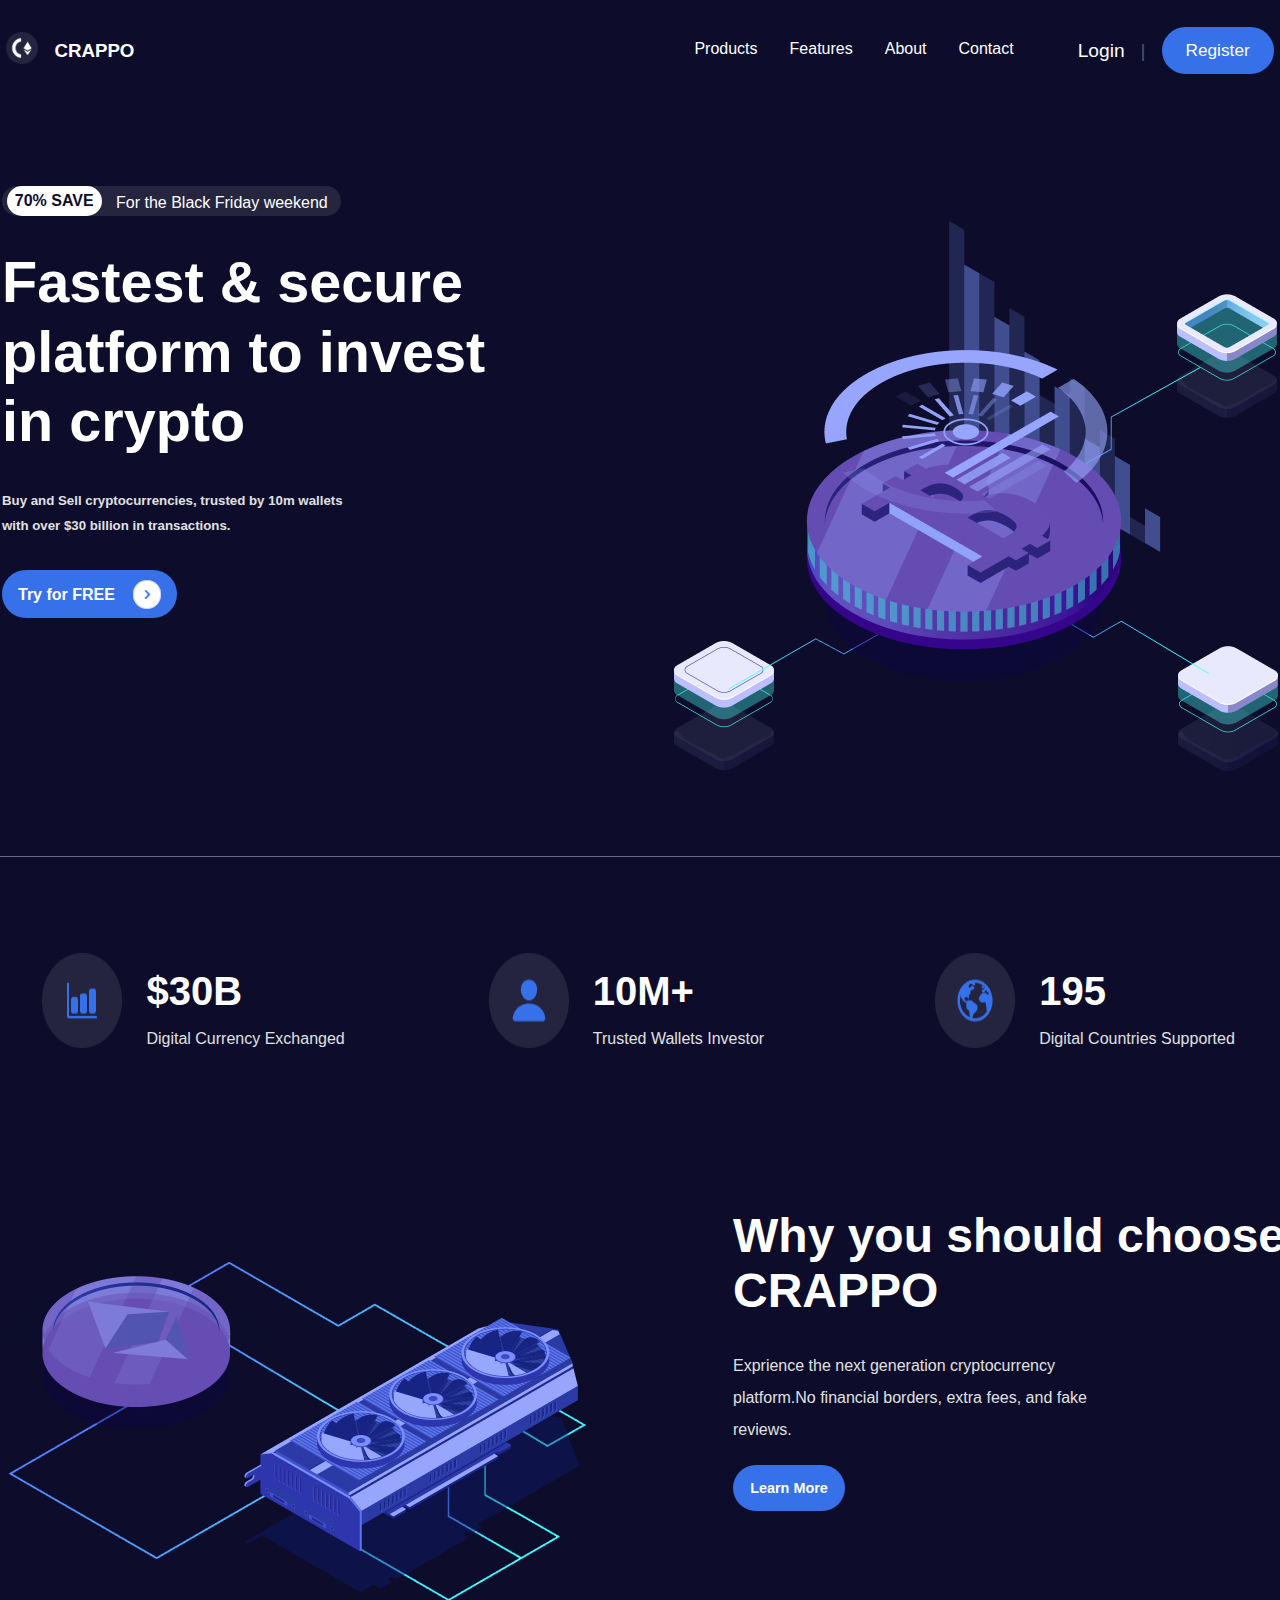
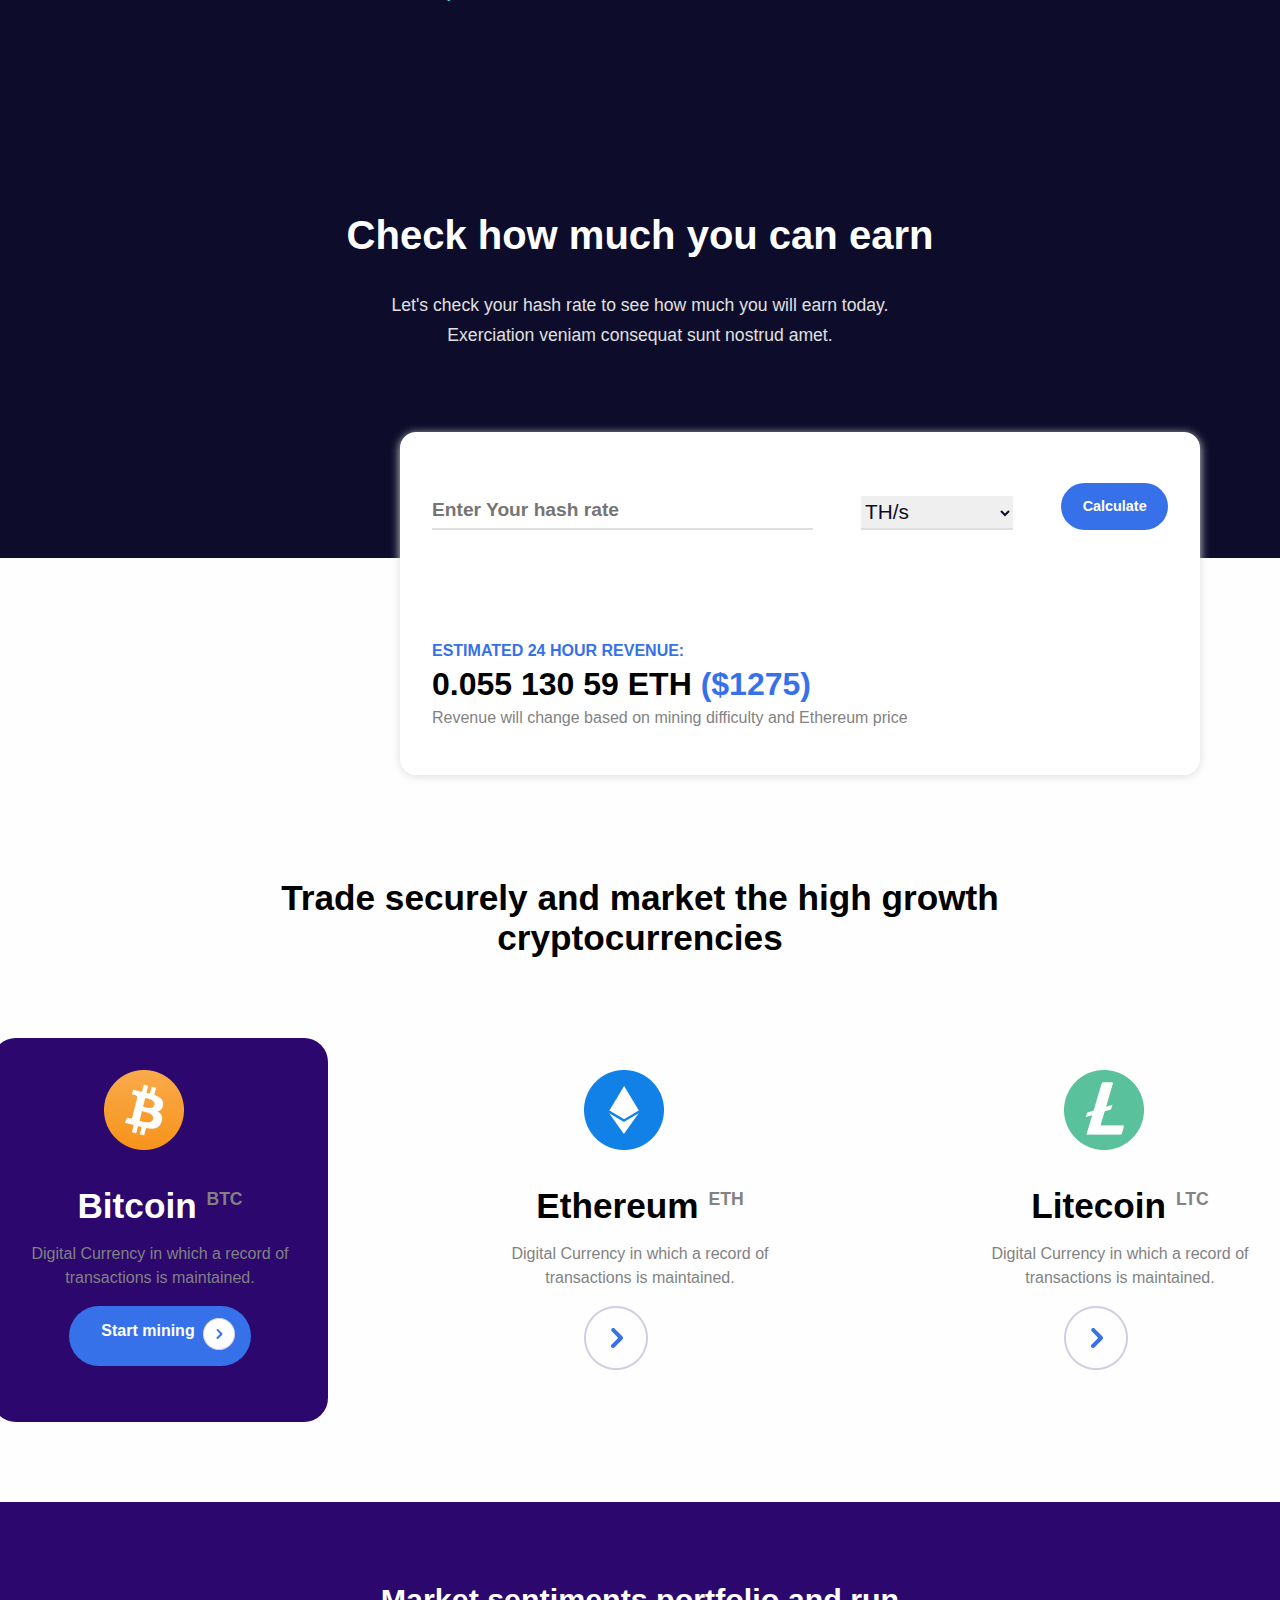
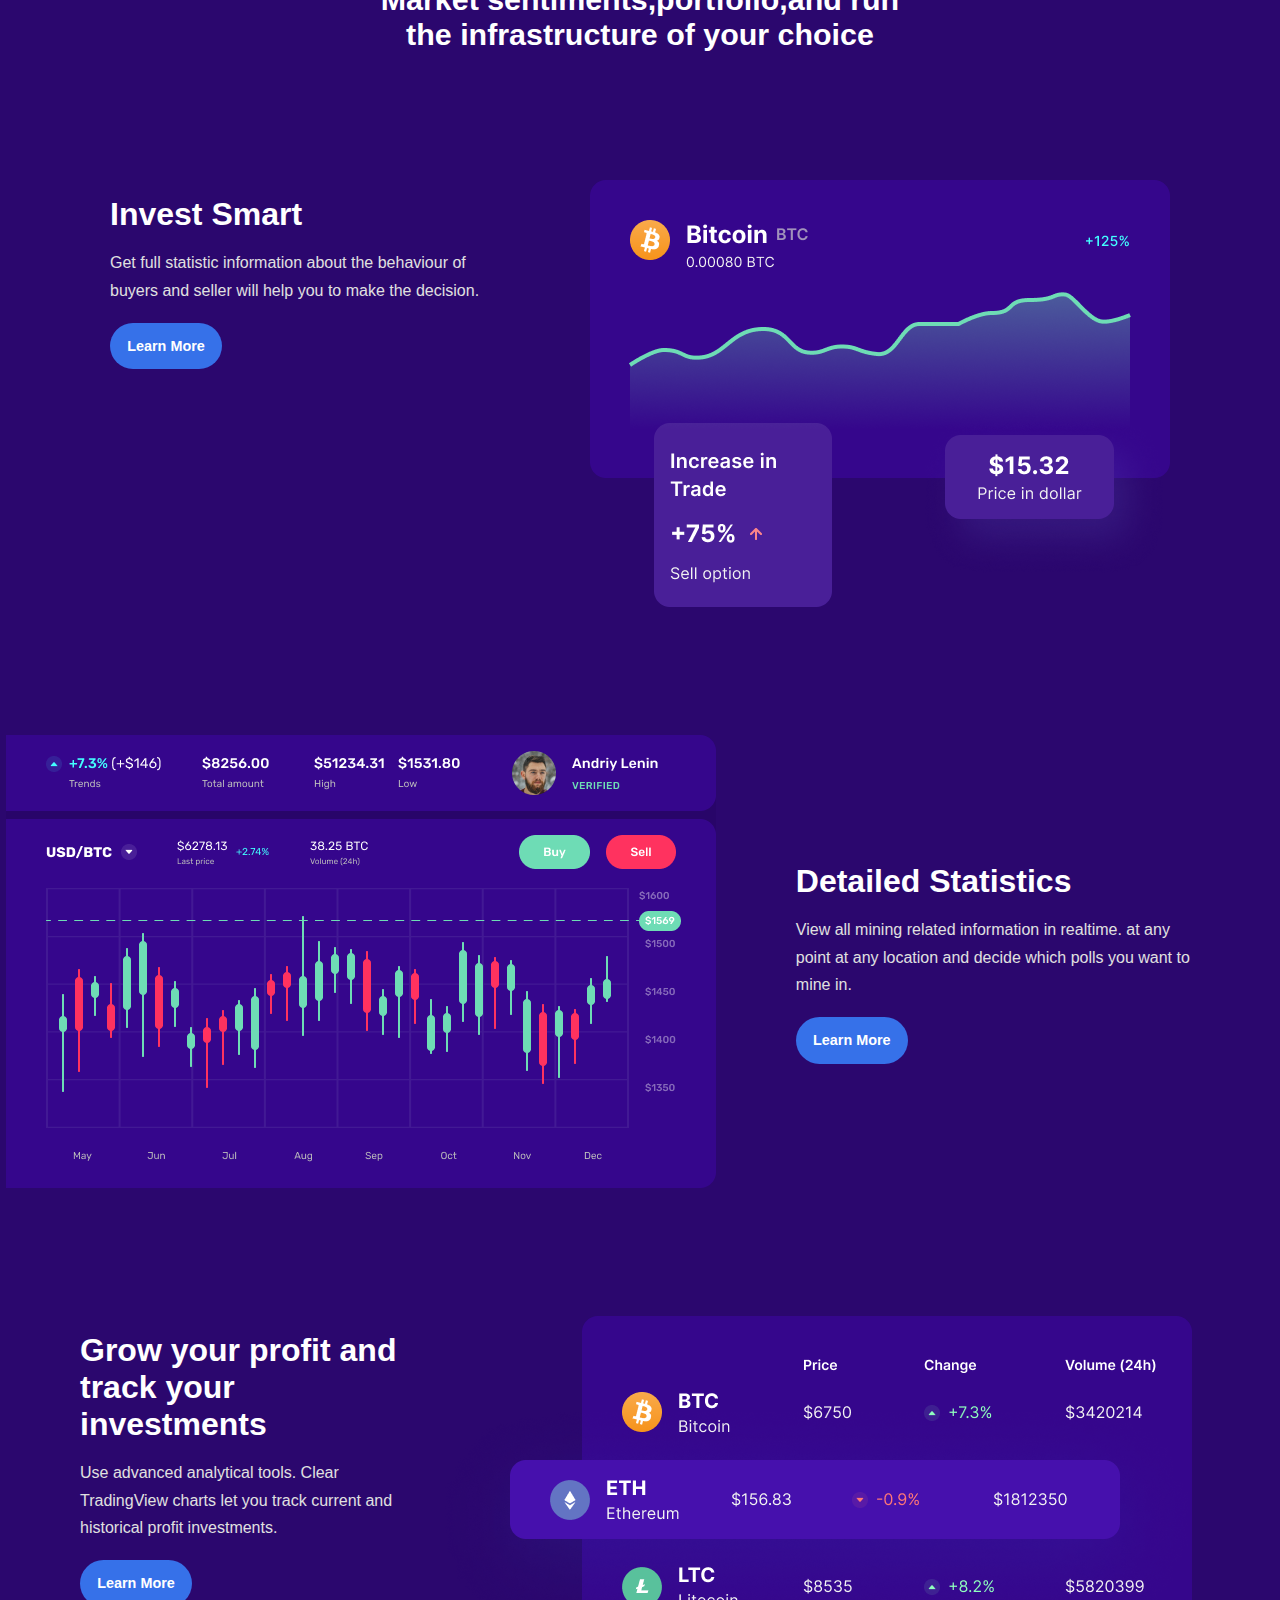
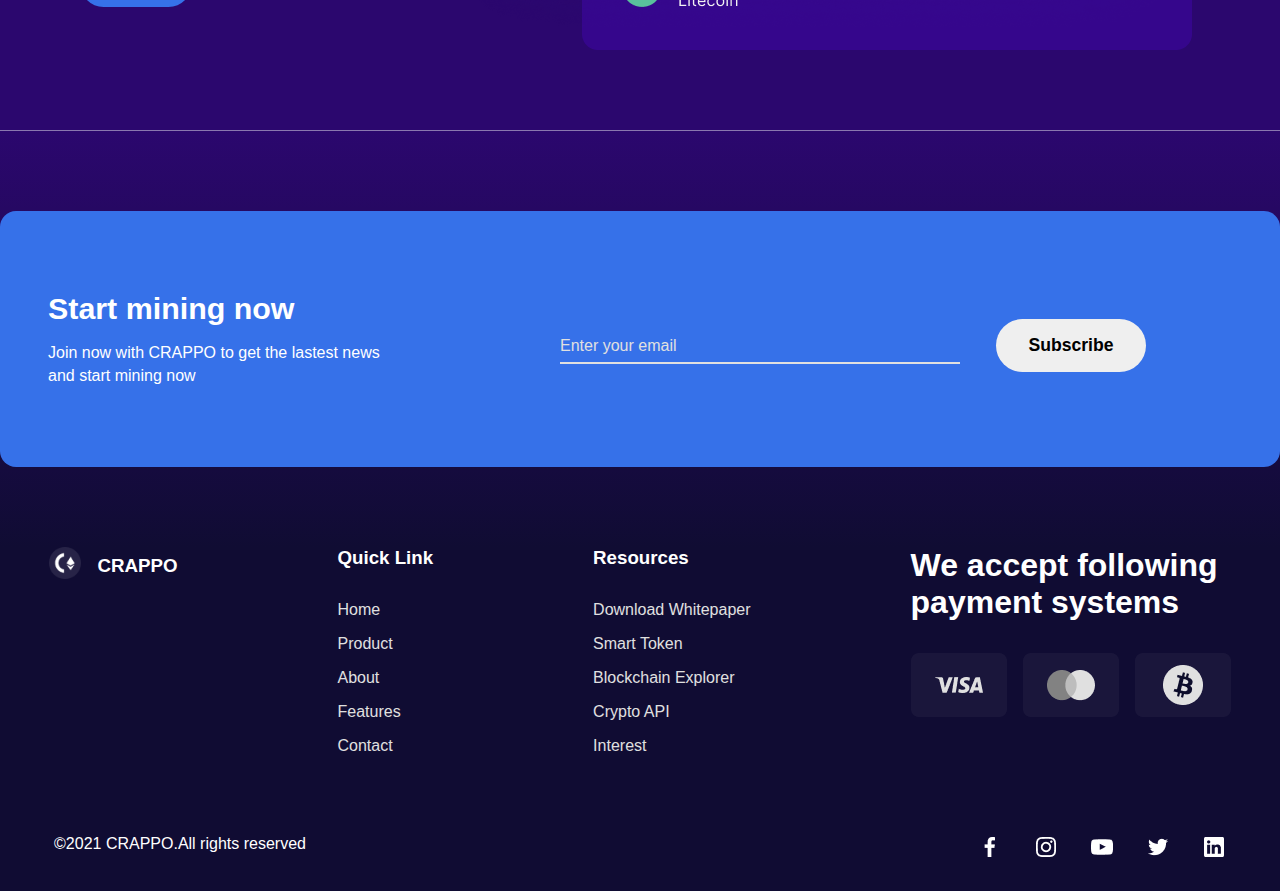
<file: index.html>
<!DOCTYPE html>
<html lang="en">
<head>
    <link rel="stylesheet" href="styles.css">
    <link rel="shortcut icon" href="/img/Logo.png" type="image/x-icon">
    <meta charset="UTF-8">
    <meta http-equiv="X-UA-Compatible" content="IE=edge">
    <meta name="viewport" content="width=device-width, initial-scale=1.0">
    <title>CRAPPO Exchange</title>
</head>
<body>
    <header>
        <div class="logo">
            <img src="./img/Logo.png" alt="Logo">
            <h3>CRAPPO</h3>
        </div>
        <nav>
            <ul>
               <li>Products</li>
               <li>Features</li>
               <li>About</li>
               <li>Contact</li>
            </ul>
            <div class="register">
                <a href="#">Login</a>
                <span class="ver-divider">|</span>
                <button class="reg-btn">Register</button>
            </div>
        </nav>
    </header>
    <main>
        <!-- home -->

        <section id="home">
            <div class="home-text">
                <div class="discount">
                    <div class="perc bold">
                        70% SAVE
                    </div>
                    <span class="dis-text">For the Black Friday weekend</span>
                </div>
                <h1>Fastest & secure platform to invest in crypto</h1>
                <h5>Buy and Sell cryptocurrencies, trusted by 10m wallets
                    with over $30 billion in transactions.
                </h5>
               <button class="btn bold">
                  <span class="btn-tx">Try for FREE </span>
                   <span class="to">
                     <img src="/img/Arrow Right.png" alt="">
                   </span>
               </button>
            </div>
            <div class="home-pic">
                <img src="/img/Illustration.png" alt="">
            </div>
                <!-- <img src="/img/[] (1).png" alt="" class="effect-1">
                <img src="/img/[] (1).png" alt="" class="effect-2"> -->
        </section>

        <!-- why -->

        <section id="why">
            <div class="flex">
                <div class="worth">
                    <img src="/img/Icon.png" alt="">
                    <div class="worth-tx">
                        <h1>$30B</h1>
                        <p>Digital Currency Exchanged</p>
                    </div>
                </div>
                <div class="worth">
                    <img src="/img/Iconperson.png" alt="">
                    <div class="worth-tx">
                      <h1>10M+</h1>
                      <p>Trusted Wallets Investor</p>
                    </div>
                </div>
                <div class="worth">
                    <img src="/img/Iconworld.png" alt="">
                    <div class="worth-tx">
                       <h1>195</h1>
                       <p>Digital Countries Supported</p>
                    </div>
                </div>
            </div>
            <div class="cent">
                <div>
                    <img src="/img/Illustrationsillu_2.png" alt="">
                </div>
                <div class="cent-tx">
                    <h1 class="fn-big-sz">Why you should choose CRAPPO</h1>
                    <p class="cent-p">Exprience the next generation cryptocurrency platform.No financial
                        borders, extra fees, and fake reviews.
                    </p>
                    <button class="reg-btn bold">Learn More</button>
                </div>
            </div>
            <div class="cal-center">
                <div class="col">
                    <div class="cal-tx">
                        <h1>Check how much you can earn</h1>
                        <p>Let's check your hash rate to see how much you will earn today. Exerciation veniam
                            consequat sunt nostrud amet.
                        </p>
                    </div>
                    <div class="cal-bx">
                        <form action="">
                            <input type="text" placeholder="Enter Your hash rate">
                            <select name="machine" id="">
                                <option value="TH/s">TH/s</option>
                                <option value=""></option>
                                <option value=""></option>
                            </select>
                            <button class="bold reg-btn">Calculate</button>
                        </form>
                        <div class="cal-fr-tx">
                            <h4>ESTIMATED 24 HOUR REVENUE:</h4>
                            <p class="cal-fr-tx-p">0.055 130 59 ETH <span class="cal-fr-tx-p-blue">($1275)</span></p>
                            <p class="cal-fr-tx-p-fade">Revenue will change based on mining difficulty and Ethereum price</p>
                        </div>
                    </div>
                </div>
            </div>
        </section>

        <!-- trade -->

        <section id="trade">
            <h1 class="trade-head">Trade securely and market the high growth cryptocurrencies</h1>
            <div class="flex">
                <div class="crypto-con odd">
                    <img src="/img/Iconbtc.png" alt="">
                    <h1>Bitcoin <sup class="cal-fr-tx-p-fade">BTC</sup></h1>
                    <p>Digital Currency in which a record of transactions is maintained.</p>
                    <div class="enter-btn">
                        <span class="btn-tx">Start mining</span>
                        <img src="/img/Arrow Right.png" alt="">
                    </div>
                </div>
                <div class="crypto-con">
                    <img src="/img/Iconeth.png" alt="">
                    <h1>Ethereum <sup class="cal-fr-tx-p-fade">ETH</sup></h1>
                    <p>Digital Currency in which a record of transactions is maintained.</p>
                    <img src="/img/Arrow Right.png" alt="">
                </div>
                <div class="crypto-con">
                    <img src="/img/Iconlte.png" alt="">
                    <h1>Litecoin <sup class="cal-fr-tx-p-fade">LTC</sup></h1>
                    <p>Digital Currency in which a record of transactions is maintained.</p>
                    <img src="/img/Arrow Right.png" alt="">
                </div>
        </section>

        <!-- market-value -->

        <section id="market-value">
            <h1 class="market-head">Market sentiments,portfolio,and run the infrastructure of your choice</h1>
            <div class="market-flex">
                <div class="market-tx">
                    <h2>Invest Smart</h2>
                    <p>Get full statistic information about the behaviour of buyers and seller will help
                        you to make the decision.
                    </p>
                    <button class="reg-btn bold">Learn More</button>
                </div>
                <img src="/img/Chart.png" alt="">
            </div>
            <div class="market-flex mv-left">
                <img src="/img/Statistic.png" alt="">
                <div class="market-tx mv-fr-up">
                    <h2>Detailed Statistics</h2>
                    <p>
                        View all mining related information in realtime. at any point at any location
                        and decide which polls you want to mine in.
                    </p>
                    <button class="reg-btn bold">Learn More</button>
                </div>
            </div>
            <div class="market-flex grow">
                <div class="growth">
                    <h2>Grow your profit and track your investments</h2>
                    <p>
                        Use advanced analytical tools. Clear TradingView charts let you track current and
                        historical profit investments.
                    </p>
                    <button class="reg-btn bold">Learn More</button>
                </div>
                <img src="/img/Table.png" alt="">
            </div>
        </section>

        <!-- subscribe -->

        <section id="subscribe">
            <div class="sub-container">
                <div class="sub-tx">
                    <h1>Start mining now</h1>
                    <p>Join now with CRAPPO to get the lastest news and start mining now</p>
                </div>
                <div class="subscribe-form">
                    <form action="">
                        <input type="email" placeholder="Enter your email">
                        <input type="submit" value="Subscribe">
                    </form>
                </div>
            </div>
           
        </section>
    </main>
    <footer>
        <div class="top-footer">
            <div class="logo">
                <img src="/img/Logo.png" alt="Logo">
                <h3>CRAPPO</h3>
            </div>
            <div class="quick-link">
                <h3>Quick Link</h3>
                <div class="links">
                    <ul>
                        <li>Home</li>
                        <li>Product</li>
                        <li>About</li>
                        <li>Features</li>
                        <li>Contact</li>
                    </ul>
                </div>
            </div>
            <div class="resources">
                <h3>Resources</h3>
                <div class="links">
                    <ul>
                        <li>Download Whitepaper</li>
                        <li>Smart Token</li>
                        <li>Blockchain Explorer</li>
                        <li>Crypto API</li>
                        <li>Interest</li>
                    </ul>
                </div>
            </div>
            <div class="payment">
                <h1>We accept following payment systems</h1>
                <div class="pay-icon">
                    <img src="/img/Visa.png" alt="">
                    <img src="/img/Mastercard.png" alt="">
                    <img src="/img/Bitcoin.png" alt="">
                </div>
            </div>
        </div>
        <div class="bottom-footer">
            <div class="copy">
                <p>&copy;2021 CRAPPO.All rights reserved</p>
            </div>
            <div class="social-icon">
                <img src="/img/facebook-f 1.png" alt="">
                <img src="/img/instagram 1.png" alt="">
                <img src="/img/youtube 1.png" alt="">
                <img src="/img/twitter 1.png" alt="">
                <img src="/img/linkedin 1.png" alt="">
            </div>
        </div>
    </footer>
</body>
</html>
</file>
<file: styles.css>
*{
    padding: 0;
    margin: 0;
    box-sizing: border-box;
}
a{
    text-decoration: none;
}
body{
    font-family: Arial, Helvetica, sans-serif;
}
.bold{
    font-weight: bold;
}

/* hwader */
header{
    background-color: #0d0d2b;
    color: #fff;
    display: flex;
    gap: 35rem;
    justify-content: center;
    padding: 2rem 0;
}
.logo{
    display: flex;
    gap: 1em;
}
.logo h3{
    margin-top: 0.5rem;
}
header nav{
    display: flex;
    gap: 4rem;
    margin-top: 0.5rem;
}
header nav ul{
    display: flex;
    gap: 2rem;
    list-style: none;
}
header nav ul li:hover{
    border-bottom: #3671e9 2px solid;
}
header nav .register{
    display: flex;
    gap: 1rem;
    font-size: 1.2em;
}
.register a{
    color: #fff;
}
.ver-divider{
    color: #525267;
}
button{
    background-color: #3671e9;
    color: #fff;
    font-size: 0.9em;
    outline: none;
    border: none;
    border-radius: 2rem;
}
.reg-btn{
    width: 7rem;
    height: 2.9rem;
    margin-top: -0.8rem;
}

/* home */

#home{
    padding: 5rem 0;
    background-color: #0d0d2b;
    color: #fff;
    display: flex;
    justify-content: center;
    gap: 11.5rem;
    border-bottom: #6b6b7d solid 1px;
}
.home-text{
    display: flex;
    flex-direction: column;
    gap: 2rem;
}
.discount{
    background-color: rgba(255, 255, 255, 0.1);
    display: flex;
    width: fit-content;
    border-radius: 2rem;
    padding: 0 0.3rem;
}
.perc{
    background-color: #fff;
    color: #0d0d2b;
    font-size: 1em;
    padding: 0.4rem 0.5rem;
    border-radius: 2rem;
}
.dis-text{
    margin-top: 0.5rem;
    margin-left: 0.9rem;
    padding-right: 0.5rem;
}
.home-text h1{
    font-size: 3.6em;
    width: 30.5rem;
    line-height: 1.2em;
}
.home-text h5{
    width: 23rem;
    line-height: 1.9em;
    color: #e0e0e0;
}
.btn{
    display: flex;
    width: fit-content;
    gap: 0.1rem;
    height: 3rem;
}
.btn-tx{
    padding: 0.5rem 1rem;
    margin-top: 0.5rem;
    font-size: 1rem;
}
.to img{
    background-color: #fff;
    max-width: 2em;
    width: 100%;
    border-radius: 2rem;
    margin-top: 0.6rem;
    margin-right: 1rem;
}

/* why */

#why{
    background-color: #0d0d2b;
    color: #fff;
    padding: 6rem 0 9rem;
}
.flex{
    display: flex;
    justify-content: center;
    gap: 9rem;
}
.worth{
    display: flex;
    gap: 1.5rem;
}
.worth img{
    width: 100%;
    max-width: 7rem;
    height: auto;
}
.worth-tx{
    display: flex;
    flex-direction: column;
    gap: 1rem;
    margin-top: 1rem;
}
.worth-tx h1{
    font-size: 2.5rem;
}
.worth-tx p{
    color: #e0e0e0;
    width: 12.4rem;
}
.cent{
    display: flex;
    margin-top: 5rem;
    justify-content: center;
    gap: 6rem;
}
.cent-tx{
    display: flex;
    flex-direction: column;
    gap: 2rem;
    margin-top: 5rem;
}
.fn-big-sz{
    font-size: 3rem;
    width: 35rem;
}
.cent-p{
    width: 23rem;
    color: #e0e0e0;
    line-height: 2rem;
}

.cal-center{
    padding: 0 0 4rem;
}
.cal-tx{
    margin: 13rem auto 0;
    width: fit-content;

}
.cal-tx > h1{
    font-size: 2.5rem;
    font-weight: bold;
    margin-bottom: 2rem;
}
.cal-tx > p{
    width: 31.5rem;
    color: #e0e0e0;
    text-align: center;
    font-size: 1.1rem;
    line-height: 1.9rem;
    margin: auto;
}
.cal-bx{
    position: absolute;
    background-color: #fff;
    color: black;
    width: 50rem;
    padding: 3rem 2rem;
    border-radius: 1rem;
    top: 127rem;
    left: 25rem;
    box-shadow: 0 2px 10px #e0e0e0;
}
.cal-bx form{
    display: flex;
    gap: 3rem;
    margin-top: 1rem;
}
.cal-bx form input, .cal-bx form select{
    border: none;
    outline: none;
    border-bottom: 2px solid #e0e0e0;
}
.cal-bx form input{
    width: 25rem;
}
.cal-bx form input::placeholder{
    font-size: 1.2rem;
    font-weight: bold;
}
.cal-bx form select{
    width: 10rem;
    color: #0d0d2b;
    font-size: 1.3rem;
}
.cal-fr-tx{
    margin-top: 7rem;
    display: flex;
    flex-direction: column;
    gap: 0.4rem;
}
.cal-fr-tx h4{
     color: #3671e9;
}
.cal-fr-tx-p{
    font-weight: 800;
    font-size: 2rem;
}
.cal-fr-tx-p-blue{
    color: #3671e9;
}
.cal-fr-tx-p-fade{
    color: #828282;
}

/* trade */

#trade{
    background-color: #fefeff;
    padding: 20rem 0 5rem;
}
.trade-head{
    font-size: 2.2rem;
    font-weight: 900;
    width: 49rem;
    text-align: center;
    margin: 0 auto 5rem;
}
.odd{
    background-color: #2b076e;
    color: white;
}
.crypto-con{
    padding: 2rem 1rem;
    border-radius: 1.5rem;
}
.crypto-con img{
    margin-left: 6rem;
    width: fit-content;
    margin-bottom: 1rem;
}
.crypto-con h1{
    font-size: 2.2rem;
    width: fit-content;
    margin: 1rem auto ;
}
.crypto-con sup{
    font-size: 1.1rem;
}
.crypto-con p{
   width: 19rem;
   text-align: center;
   color: #828282;
   line-height: 1.5rem;
   margin-bottom: 1rem;
}
.enter-btn{
    display: flex;
    background-color: #3671e9;
    color: #fff;
    font-weight: 900;
    width: fit-content;
    border-radius: 2rem;
    padding: 0 1rem;
    margin: auto;
}
.enter-btn img{
    width: 100%;
    max-width: 2rem;
    background-color: #fefeff;
    border-radius: 2rem;
    margin-top: 0.7rem;
    margin-left: -0.5rem;
}

/* market-value */

#market-value{
    background-color: #2b076e;
    color: #fff;
    padding: 5rem;
    border-bottom: #8a77af 1px solid;
}
.market-head{
    font-size: 1.9rem;
    width: 35rem;
    text-align: center;
    margin: auto;
}
.market-flex{
    display: flex;
    justify-content: center;
    padding-top: 8rem;
    gap: 5rem;
}
.market-tx{
    width: 25rem;
}
.market-tx h2, .growth h2{
    padding: 1rem 0;
    font-size: 2rem;
}
.market-tx p, .growth p{
    padding-bottom: 2rem;
    line-height: 1.7rem;
    color: #e0e0e0;
}
.mv-left{
    margin-left: -4.9rem;
}
.mv-fr-up{
    margin-top: 7rem;
}
.grow{
   gap: 1rem;
}
.growth{
    width: 30rem;
    gap: 2rem
}

/* subscribe */

#subscribe{
    background-image: linear-gradient( #2b076e, #100c33);
    color: #fff;
    padding: 5rem 0;
}
.sub-container{
    display: flex;
    background-color: #3671e9;
    gap: 10rem;
    padding: 5rem 3rem;
    border-radius: 1rem;
    width: 80rem;
    margin: auto;
}
.sub-tx{
    width: 22rem;
}
.sub-tx h1{
    font-size: 1.9rem;
    padding-bottom: 1rem;
}
.sub-tx p{
    line-height: 1.4rem;
}
.subscribe-form form input[type=email]{
    border: none;
    outline: none;
    width: 25rem;
    border-bottom: 2px solid #e0e0e0;
    background-color: transparent;
    padding: 1rem 0 0.5rem;
    margin-top: 2rem;
    margin-right: 2rem;
}
.subscribe-form form input[type=email]::placeholder{
    font-size: 1rem;
    color: #e0e0e0;
}
.subscribe-form form input[type=submit]{
    border: none;
    padding: 1rem 2rem;
    border-radius: 2rem;
    font-size: 1.1rem;
    font-weight: 900;
}

/* footer */

footer{
    background-color: #100c33;
    color: #fff;
}
.top-footer{
    display: flex;
    justify-content: center;
    gap: 10rem;
}
.logo img{
    width: 100%;
    max-width: 2rem;
    height: 2rem;
}
.links{
    margin-top: 2rem;
}
.links ul{
    display: flex;
    flex-direction: column;
    gap: 1rem;
    color: #e0e0e0;
    list-style: none;
}
.payment{
    width: 20rem;
}
.pay-icon{
    margin-top: 2rem;
    display: flex;
    gap: 1rem;
}
.bottom-footer{
    display: flex;
    justify-content: center;
    gap: 42rem;
    padding: 5rem 0 2rem;
}
.social-icon{
    display: flex;
    gap: 2rem;
}

@media screen and (max-width: 480px) {
    body{
        min-width: 320px;
        width: 100%;
    }
    header{
        width: 100%;
        max-width: 480px;
        
        justify-content: left;
        padding: 4% 2%;
    }
    header .logo{
        font-size: 1.5em;
        margin-left: 1%;
        gap: 9%;

    }
    header .logo img{
        width: 100%;
        height: 100%;
        min-width: 10vw;
    }
    .logo h3{
        margin-top: 0.2em;
    }
    header nav{
        display: none;
    }
    #home{
        flex-direction: column;
        padding: 0;
        gap: 0;
        border: none;
        padding: 3%;
    }
    .home-text{
        gap: 0;
        margin-left: 2%;
    }
    .discount{
        background-color: rgb(75 85 99);
        width: 100%;
        max-width: 70%;
        font-size: 80%;
        padding: 1%;
    }
    .dis-text{
        margin-top: 2%;
        margin-left: 14%;

    }
    .home-text h1{
        max-width: 480px;
        width: 95%;
        font-size: 2em;
        margin-top: 5%;
    }
    .home-text h5{
        max-width: 480px;
        width: 100%;
        font-size: 0.6em;
        margin-top: 1.7%;
        margin-bottom: 5%;
    }
    .home-text button{
        height: 1%;
        padding: 1%;
        font-weight: 0;
    }
    .btn .btn-tx{
        margin-top: 0;
    }
    .to img{
        margin-top: 0;
    }
    .home-pic img{
        width: 100%;
        min-width: 320px;
        max-width: 480px;
    }

    /* why */
    #why{
        padding-bottom: 0;
    }
    .flex{
        flex-direction: column;
        gap: 1em;
        margin-left: 25%;
    }
    .worth{
        width: 100%;
        max-width: 480px;
        gap: 5%;
        margin: auto;
    }
    .worth img{
        width: 100%;
        height: 100%;
        max-width: 21%;
    }
    .worth-tx{
        gap: 0;
    }
    .worth-tx h1{
        font-size: 150%;
    }
    .worth-tx p{
        font-size: 70%;
    }
    .cent{
        flex-direction: column-reverse;
        gap: 0;
        margin-left: 5%;
    }
    .cent p{
        line-height: 1.5em;
    }
    .cent img{
        max-width: 480px;
        min-width: 320px;
        width: 100%;
    }
    .fn-big-sz{
        width: 100%;
        max-width: 90%;
        font-size: 180%;
    }
    .cal-center{
        padding: 0;
    }
    .cal-tx{
        width: 100%;
    }
    .cal-tx h1{
        font-size: 1.8em;
        text-align: center;
    }
    .cal-tx p{
        margin-top: -1em;
        line-height: 1.3em;
        width: 80%;
        max-width: 480px;
        min-width: 320px;
        font-size: 80%;
    }
    .cal-bx{
        position: relative;
        top: 6em;
        left: 0;
        margin-left: 5%;
        width: 90%;
    }
    .cal-bx form{
        flex-direction: column;
    }
    .cal-bx form input{
        width: 100%;
        height: 3rem;
    }
    .cal-bx form select{
        width: 100%;
    }
    .cal-fr-tx-p{
        font-size: 1.5rem;
    }
    /* trade */
    #trade{
        max-width: 480px;
        min-width: 320px;
        padding: 9rem 0 3rem;
        width: 100%;
    }
    .trade-head{
        width: 100%;
        font-size: 130%;
        text-transform: capitalize;
    }
    #trade > .flex{
        width: 90%;
        max-width: 480px;
        min-width: 320px;
        margin-left: 1.5rem;
    }
    .crypto-con img{
        width: 20vw;
        max-width: 5rem;
        height: 20vw;
        margin-left: 35%;
    }
    .crypto-con p{
        width: 100%;
        color: #000;
        line-height: 1.5rem;
        margin-bottom: 1rem;
     }
     .odd p{
        color: #fff;
     }
    .crypto-con>.enter-btn{
        padding: 1rem;
    }
    .crypto-con>.enter-btn>span{
        margin: 0;
    }
    .crypto-con>.enter-btn>img{
        display: none;
    }
    /* market-value */
    #market-value{
        padding: 2em 1em;
        border: none;
    }
    .market-head{
        max-width: 480px;
        min-width: 320px;
        width: 100%;
        font-size: 1.5rem;
    }
    .market-flex{
        flex-direction: column;
        padding-top: 5rem;
        gap: 2em;
    }
    .mv-left{
        margin: 0;
        flex-direction: column-reverse;
    }
    .market-head{
        width: 100%;
    }
    .growth{
        width: 100%;
    }

    /* subscribe */
    #subscribe{
        max-width: 480px;
        min-width: 320px;
        width: 100%;
    }
    .sub-container{
        flex-direction: column;
        width: 90%;
        max-width: 480px;
        min-width: 320px;
        gap: 0;
        padding: 1em;
    }
    .subscribe-form form{
        width: 100%;
        max-width: 480px;
        min-width: 320px;
    }
    .subscribe-form form input[type=email]{
        width: 100%;
        max-width: 480px;
        padding: 1rem;
        margin-top: 1rem;
        margin-right: 0;
        margin-bottom: 1rem;
    }
    .subscribe-form form input[type=submit]{
        margin-left: 30%;
    }
    /* footer */
    footer{
        width: 100%;
        max-width: 480px;
        min-width: 320px;
    }
    .top-footer{
        flex-direction: column;
        width: 50%;
        max-width: 480px;
        min-width: 320px;
        margin: auto;
        text-align: center;
        gap: 5em;
    }
    .top-footer>.logo{
        margin: auto;
    }
    .payment h1{
        font-size: 1em;
    }
    .bottom-footer{
        width: 60%;
        max-width: 480px;
        min-width: 320px;
        flex-direction: column;
        gap: 2em;
        margin-right: auto;
        margin-left: 25%;
        padding: 5em 0;
    }
}
@media screen and (width: 320px) {
    .discount{
        min-width: 80%;
        font-size: 55%;
    }
    .home-text h1{
        min-width: 80%;
        width: 100%;
        font-size: 1.5em;
        margin-top: 5%;
    }
    .home-text h5{
        min-width: 80%;
        width: 100%;
        font-size: 0.6em;
        margin-top: 1em;
        margin-bottom: 5%;
    }
    .home-pic img{
        width: 100%;
        min-width: 10%;
    }

    /* why */
    .worth-tx{
        width: 80%;
        min-width: 1em;
    }
    .worth-tx p{
        width: 15em;
    }
    .cent{
        flex-direction: column-reverse;
        gap: 0;
        margin-left: 5%;
    }
    .cent p{
        line-height: 1.5em;
        width: 100%;
    }
    .cent img{
        min-width: 100%;
    }
    /* trade */
    .trade-head{
        width: 100%;
        font-size: 90%;
        text-transform: capitalize;
    }
    #trade > .flex{
        width: 90%;
        min-width: 100px;
        margin-left: 1rem;
    }
    /* market-value */
    .market-head{
        min-width: 100%;
        width: 100%;
        font-size: 1.5rem;
    }
    .market-tx{
        width: 1em;
        min-width: 100%;
    }

    /* subscribe */
    .sub-container{
        width: 95%;
        min-width: 1em;
    }
    .sub-tx{
        min-width: 90%;
        width: 100%;
    }
    .subscribe-form form{
        width: 100%;
        min-width: 90%;
    }
  
    .subscribe-form form input[type=submit]{
        margin-left: 20%;
    }
    /* footer */
    .top-footer{
        width: 90%;
        min-width: 10%;
    }
    .payment{
        width: 90%;
        min-width: 30%;
        margin-left: auto;
    }
    /* .payment h1{
        font-size: 1em;
        width: 80%;
        min-width: 30%;
        margin: 0;
    } */
    .pay-icon img{
        width: 80%;
        min-width: 20%;
    }
    .bottom-footer{
        width: 80%;
        min-width: 10%;
        margin-right: auto;
        margin-left: 15%;
        padding: 5em 0;
    }
    /* .copy p{
        font-size: 0.2em;
    } */
    .bottom-footer .social-icon{
        gap: 1em;
    }
}
</file>
